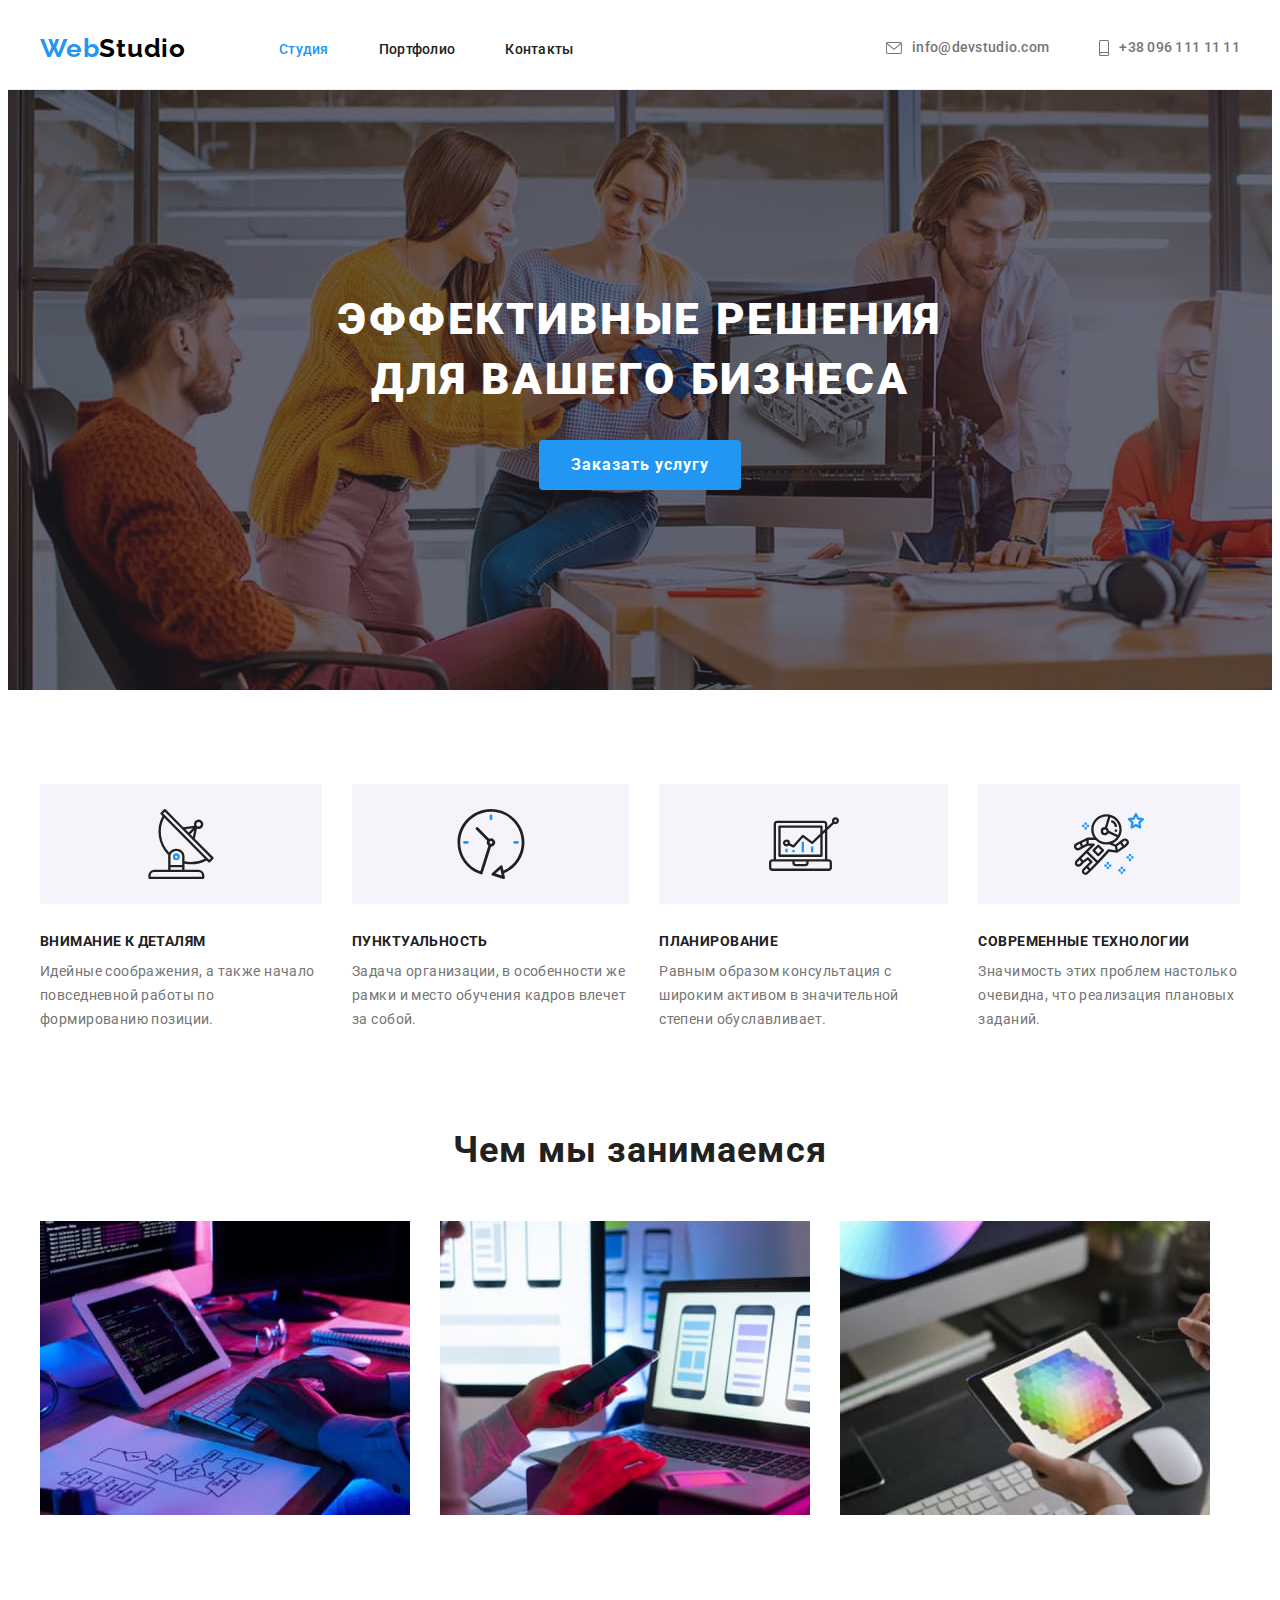
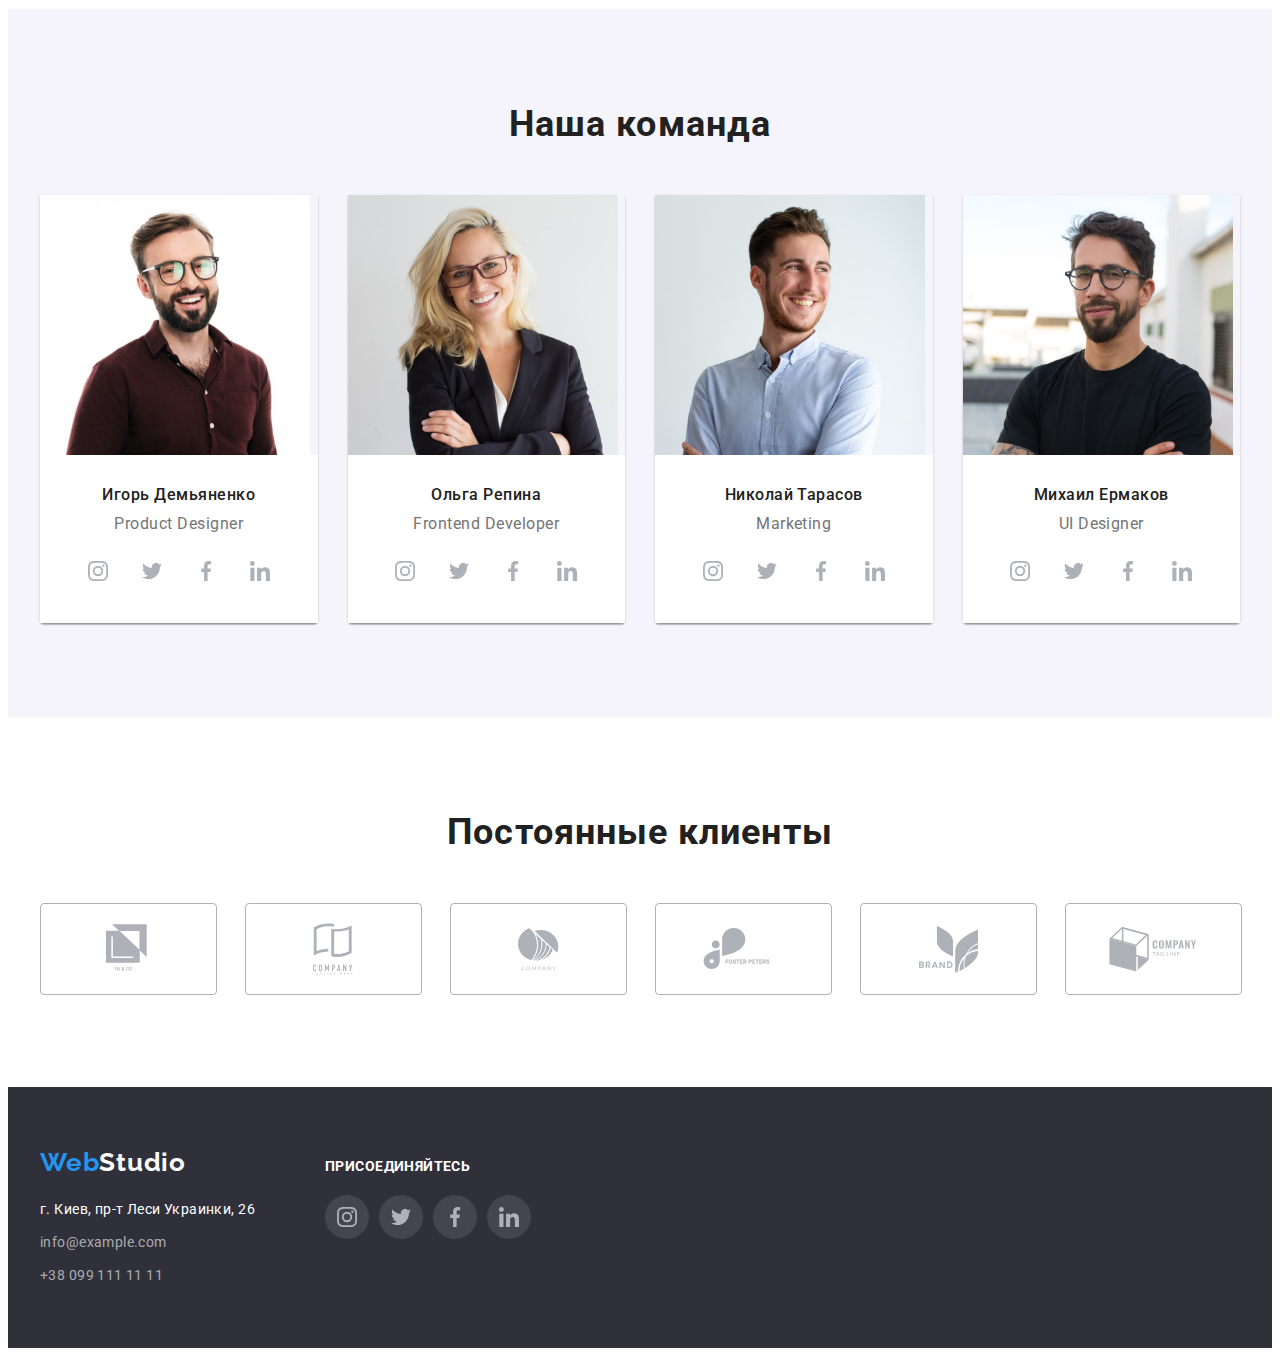
<file: index.html>
<!DOCTYPE html>
<html lang="ru">
<head>
    <meta charset="UTF-8">
    <meta name="viewport" content="width=device-width, initial-scale=1.0">
    <link rel="preconnect" href="https://fonts.gstatic.com">
    <link href="https://fonts.googleapis.com/css2?family=Raleway:wght@700&family=Roboto:wght@400;500;700;900&display=swap"
        rel="stylesheet">
<link rel="stylesheet" href="https://cdnjs.cloudflare.com/ajax/libs/modern-normalize/1.0.0/modern-normalize.min.css"
    integrity="sha512-ISS7cAi1PEhQ8jnbJpJZMd29NlhNj4AWYyLOSp2CE/CsHxTCu+r+t0D2yoJudVrd0/8fTVPUVDzY5Tvli75u/g=="
    crossorigin="anonymous" />
    <link rel="stylesheet" href="./css/style.css">
    <title>Веб Студия</title>
</head>
<body>
    <header class="header">
        <div class="container">
            <nav class="menu">
                <a class="logo link" href="" lang="en">
                    <span class="part-of-logo">Web</span>Studio
                </a>
                <ul class="menu-list list">
                    <li class="menu-item">
                        <a class="menu-link link current" href="">Студия</a>
                    </li>
                    <li class="menu-item">
                        <a class="menu-link link" href="portfolio.html">Портфолио</a>
                    </li>
                    <li class="menu-item">
                        <a class="menu-link link" href="">Контакты</a>
                    </li>
                </ul>
            </nav>
            <ul class="contacts list">
                <li class="contacts-item icon-envelope">
                    <a class="contacts-link link" href="mailto:info@devstudio.com">
                        <svg class="icon" width="16px" height="12px">
                            <use href="./images/icons.svg#icon-envelope"></use>
                        </svg>
                    info@devstudio.com</a>
                </li>
                <li class="contacts-item icon-smartphone">
                    <a class="contacts-link link" href="tel:+380961111111">
                        <svg class="icon" width="10px" height="16px">
                            <use href="./images/icons.svg#icon-smartphone"></use>
                        </svg>
                        +38 096 111 11 11
                    </a>
                </li>
            </ul>
        </div>
    </header>
    <main>
        <!-- HERO -->
        <section class="hero">
            <div class="hero-bg-image">
                <div class="container hero-wrapper">
                    <h1 class="hero-title">Эффективные решения для вашего бизнеса</h1>
                    <button class="hero-btn" type="button">Заказать услугу</button>
                </div>
            </div>
        </section>
        
        <!--ADVANTAGES-->
        <section class="advantages section">
            <div class="container">
                <h2 hidden>Наши преимущества</h2>
                <ul class="advantages-lists list">
                    <li class="advantages-item icon-antenna">
                        <h3 class="advantages-title">Внимание к деталям</h3>
                        <p class="description">Идейные соображения, а также начало повседневной работы по формированию позиции.</p>
                    </li>
                    <li class="advantages-item icon-clock">
                        <h3 class="advantages-title">Пунктуальность</h3>
                        <p class="description">Задача организации, в особенности же рамки и место обучения кадров влечет за собой.
                        </p>
                    </li>
                    <li class="advantages-item icon-diagram">
                        <h3 class="advantages-title">Планирование</h3>
                        <p class="description">Равным образом консультация с широким активом в значительной степени обуславливает.
                        </p>
                    </li>
                    <li class="advantages-item icon-astronaut">
                        <h3 class="advantages-title">Современные технологии</h3>
                        <p class="description">Значимость этих проблем настолько очевидна, что реализация плановых заданий.</p>
                    </li>
                </ul>
            </div>
        </section>
        
    
                <!--OUR-JOBS-->
        <section class="our-jobs section">
            <div class="container">
                <h2 class="secondary-title">Чем мы занимаемся</h2>
                <ul class="our-jobs-lists list">
                    <li class="our-jobs-item"><img src="./images/our-jobs/our-job-1.jpg" alt="Сотрудник набирает алгоритм"
                            width="370" height="294"></li>
                    <li class="our-jobs-item"><img src="./images/our-jobs/our-job-2.jpg" alt="Сотридник работат с телефоном"
                            width="370" height="294"></li>
                    <li class="our-jobs-item"><img src="./images/our-jobs/our-job-3.jpg" alt="Сотрудник работает на планшете"
                            width="370" height="294"></li>
                </ul>
            </div>
        </section>
        
        <!--TEAM-->
        <section class="team section">
            <div class="container">
                <h2 class="secondary-title">Наша команда</h2>
                <ul class="team-lists list">
                    <li class="team-item">
                        <img src="./images/team/ihor.jpg" alt="Фотография Игоря Демьяненко" width="270" height="260">
                        <div class="team-item-wrapper">
                            <h3 class="team-title">Игорь Демьяненко</h3>
                            <p class="team-description" lang="en">Product Designer</p>
                            <ul class="social-list list">
                                <li class="social-item">
                                    <a class="social-link">
                                        <svg class="icon-social">
                                            <use href="./images/icons.svg#icon-instagram"></use>
                                        </svg>
                                    </a>
                                </li>
                                <li class="social-item">
                                    <a class="social-link">
                                        <svg class="icon-social">
                                            <use href="./images/icons.svg#icon-twitter"></use>
                                        </svg>
                                    </a>
                                </li>
                                <li class="social-item">
                                    <a class="social-link">
                                        <svg class="icon-social">
                                            <use href="./images/icons.svg#icon-facebook"></use>
                                        </svg>
                                    </a>
                                </li>
                                <li class="social-item">
                                    <a class="social-link">
                                        <svg class="icon-social">
                                            <use href="./images/icons.svg#icon-linkedin"></use>
                                        </svg>
                                    </a>
                                </li>
                            </ul>
                        </div>
                    </li>
                    <li class="team-item">
                        <img src="./images/team/olga.jpg" alt="Фотография Ольги Репиной" width="270" height="260">
                        <div class="team-item-wrapper">
                            <h3 class="team-title">Ольга Репина</h3>
                            <p class="team-description" lang="en">Frontend Developer</p>
                            <ul class="social-list list">
                                <li class="social-item">
                                    <a class="social-link">
                                        <svg class="icon-social">
                                            <use href="./images/icons.svg#icon-instagram"></use>
                                        </svg>
                                    </a>
                                </li>
                                <li class="social-item">
                                    <a class="social-link">
                                        <svg class="icon-social">
                                            <use href="./images/icons.svg#icon-twitter"></use>
                                        </svg>
                                    </a>
                                </li>
                                    <li class="social-item">
                                        <a class="social-link">
                                            <svg class="icon-social">
                                                <use href="./images/icons.svg#icon-facebook"></use>
                                            </svg>
                                        </a>
                                    </li>
                                    <li class="social-item">
                                        <a class="social-link">
                                            <svg class="icon-social">
                                                <use href="./images/icons.svg#icon-linkedin"></use>
                                            </svg>
                                        </a>
                                    </li>
                                </ul>
                        </div>
                    </li>
                    <li class="team-item">
                        <img src="./images/team/nikolay.jpg" alt="Фотография Николая Тарасова" width="270" height="260">
                        <div class="team-item-wrapper">
                            <h3 class="team-title">Николай Тарасов</h3>
                            <p class="team-description" lang="en">Marketing</p>
                            <ul class="social-list list">
                            
                                <li class="social-item">
                                    <a class="social-link">
                                        <svg class="icon-social">
                                            <use href="./images/icons.svg#icon-instagram"></use>
                                        </svg>
                                    </a>
                                </li>
                                <li class="social-item">
                                    <a class="social-link">
                                        <svg class="icon-social">
                                            <use href="./images/icons.svg#icon-twitter"></use>
                                        </svg>
                                    </a>
                                </li>
                                <li class="social-item">
                                    <a class="social-link">
                                        <svg class="icon-social">
                                            <use href="./images/icons.svg#icon-facebook"></use>
                                        </svg>
                                    </a>
                                </li>
                                <li class="social-item">
                                    <a class="social-link">
                                        <svg class="icon-social">
                                            <use href="./images/icons.svg#icon-linkedin"></use>
                                        </svg>
                                    </a>
                                </li>
                            </ul>
                        </div>
                    </li>
                    <li class="team-item">
                        <img src="./images/team/michael.jpg" alt="Фотография Михаила Ермакова" width="270" height="260">
                        <div class="team-item-wrapper">
                            <h3 class="team-title">Михаил Ермаков</h3>
                            <p class="team-description" lang="en">UI Designer</p>

                            <ul class="social-list list">
                            
                                <li class="social-item">
                                    <a class="social-link">
                                        <svg class="icon-social">
                                            <use href="./images/icons.svg#icon-instagram"></use>
                                        </svg>
                                    </a>
                                </li>
                                <li class="social-item">
                                    <a class="social-link">
                                        <svg class="icon-social">
                                            <use href="./images/icons.svg#icon-twitter"></use>
                                        </svg>
                                    </a>
                                </li>
                                <li class="social-item">
                                    <a class="social-link">
                                        <svg class="icon-social">
                                            <use href="./images/icons.svg#icon-facebook"></use>
                                        </svg>
                                    </a>
                                </li>
                                <li class="social-item">
                                    <a class="social-link">
                                        <svg class="icon-social">
                                            <use href="./images/icons.svg#icon-linkedin"></use>
                                        </svg>
                                    </a>
                                </li>
                            </ul>

                            
                        </div>
                    </li>
                </ul>
            </div>
        </section>

        <!-- CLIENTS -->
        <section class="clients section">
            <div class="container">
                <h2 class="secondary-title">Постоянные клиенты</h2>
                <ul class="clients-list list">
                    <li class="clients-item">
                        <a class="clients-link" href="">
                            <svg class="icon-client" width="45px" height="50px">
                                <use href="./images/icons.svg#icon-logo-1"></use>        
                            </svg>
                        </a>
                    </li>
                    <li class="clients-item">
                        <a class="clients-link" href="">
                            <svg class="icon-client" width="40px" height="52px">
                                <use href="./images/icons.svg#icon-logo-2"></use>
                            </svg>
                        </a>
                    </li>
                    <li class="clients-item">
                        <a class="clients-link" href="">
                            <svg class="icon-client" width="41px" height="43px">
                                <use href="./images/icons.svg#icon-logo-3"></use>
                            </svg>
                        </a>
                    </li>
                    <li class="clients-item">
                        <a class="clients-link" href="">
                            <svg class="icon-client" width="80px" height="42px">
                                <use href="./images/icons.svg#icon-logo-4"></use>
                            </svg>
                        </a>
                    </li>
                    <li class="clients-item">
                        <a class="clients-link" href="">
                            <svg class="icon-client" width="59px" height="47px">
                                <use href="./images/icons.svg#icon-logo-5"></use>
                            </svg>
                        </a>
                    </li>
                    <li class="clients-item">
                        <a class="clients-link" href="">
                            <svg class="icon-client" width="88px" height="45px">
                                <use href="./images/icons.svg#icon-logo-6"></use>
                            </svg>
                        </a>
                    <li>
                </ul>
            </div>
        </section>
    </main>
        <footer class="footer">
            <div class="container">
                <div class="footer-wrapper">
                    <a class="logo logo-light link" href="" lang="en"><span class="part-of-logo"> Web</span>Studio</a>
                    <address class="footer-contacts">
                        <a class="footer-contacts-link post-address link" href="https://goo.gl/maps/5StuZFjD3mBW3Ez69" target="_blank"
                        rel="noopener noreferrer">г. Киев, пр-т Леси Украинки, 26</a>
                        <a class="footer-contacts-link link" href="mailto:info@example.com">info@example.com</a>
                        <a class="footer-contacts-link link" href="tel:+380991111111">+38 099 111 11 11</a>
                    </address>
                </div>
                <div class="footer-social-links">
                    <p class="footer-description">Присоединяйтесь</p>
                    <ul class="social-list list">
                        <li class="social-item">
                            <a class="social-link">
                                <svg class="icon-social">
                                    <use href="./images/icons.svg#icon-instagram"></use>
                                </svg>
                            </a>
                        </li>
                        <li class="social-item">
                            <a class="social-link">
                                <svg class="icon-social">
                                    <use href="./images/icons.svg#icon-twitter"></use>
                                </svg>
                            </a>
                        </li>
                        <li class="social-item">
                            <a class="social-link">
                                <svg class="icon-social">
                                    <use href="./images/icons.svg#icon-facebook"></use>
                                </svg>
                            </a>
                        </li>
                        <li class="social-item">
                            <a class="social-link">
                                <svg class="icon-social">
                                    <use href="./images/icons.svg#icon-linkedin"></use>
                                </svg>
                            </a>
                        </li>
                    </ul>
                </div>
            </div>
        </footer>
</body>
</html>
</file>
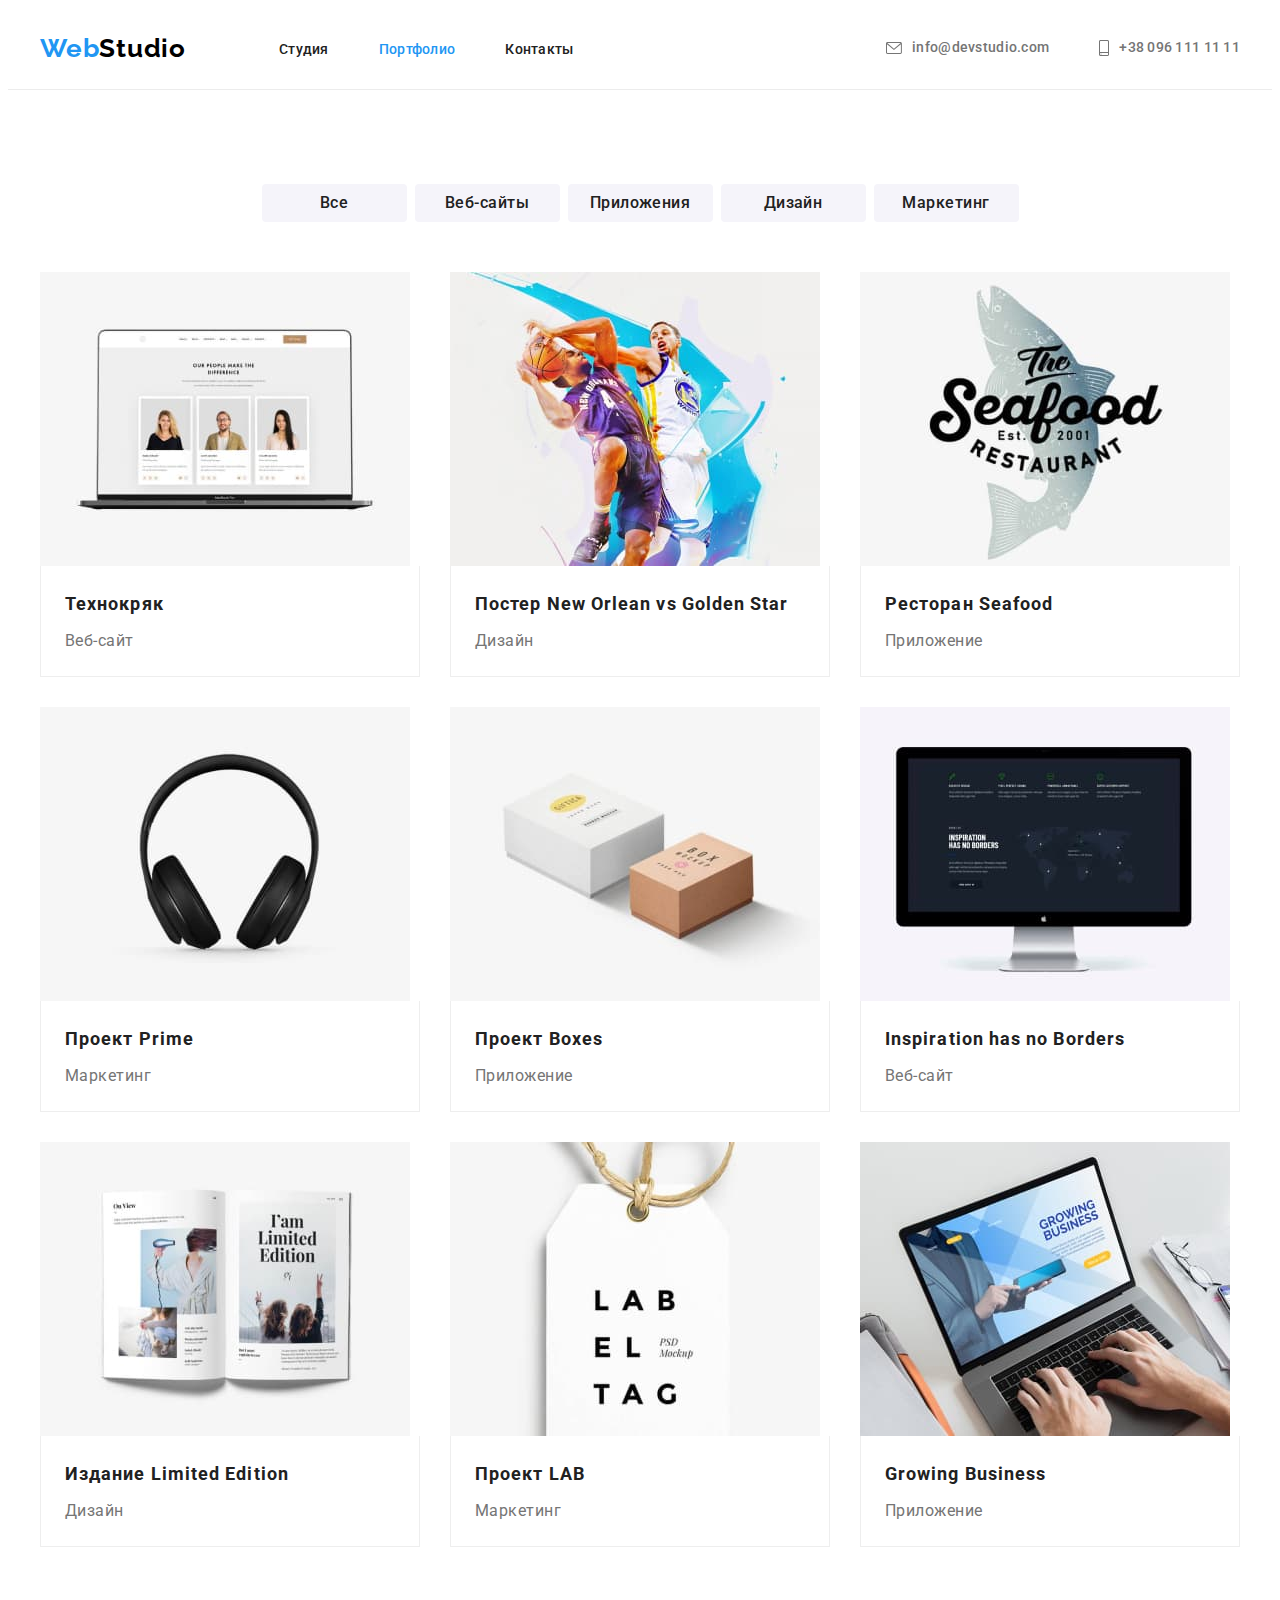
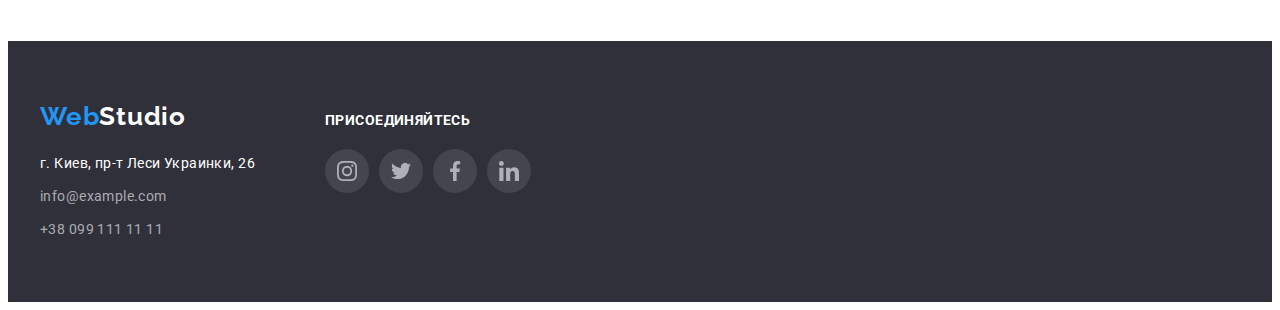
<file: portfolio.html>
<!DOCTYPE html>
<html lang="ru">

<head>
    <meta charset="UTF-8">
    <meta name="viewport" content="width=device-width, initial-scale=1.0">
    <title>Веб Студия</title>
    <link rel="preconnect" href="https://fonts.gstatic.com">
    <link href="https://fonts.googleapis.com/css2?family=Raleway:wght@700&family=Roboto:wght@400;500;700;900&display=swap"
        rel="stylesheet">
    <link rel="stylesheet" href="https://cdnjs.cloudflare.com/ajax/libs/modern-normalize/1.0.0/modern-normalize.min.css"
        integrity="sha512-ISS7cAi1PEhQ8jnbJpJZMd29NlhNj4AWYyLOSp2CE/CsHxTCu+r+t0D2yoJudVrd0/8fTVPUVDzY5Tvli75u/g=="
        crossorigin="anonymous" />
        <link rel="stylesheet" href="./css/style.css">
</head>
<body>
        <header class="header">
            <div class="container">
                <nav class="menu">
                    <a class="logo link" href="" lang="en">
                        <span class="part-of-logo">Web</span>Studio
                    </a>
                    <ul class="menu-list list">
                        <li class="menu-item">
                            <a class="menu-link link " href="index.html">Студия</a>
                        </li>
                        <li class="menu-item">
                            <a class="menu-link link current" href="">Портфолио</a>
                        </li>
                        <li class="menu-item">
                            <a class="menu-link link" href="">Контакты</a>
                        </li>
                    </ul>
                </nav>
                <ul class="contacts list">
                    <li class="contacts-item icon-envelope">
                        <a class="contacts-link link" href="mailto:info@devstudio.com">
                            <svg class="icon" width="16px" height="12px">
                                <use href="./images/icons.svg#icon-envelope"></use>
                            </svg>
                            info@devstudio.com</a>
                    </li>
                    <li class="contacts-item icon-smartphone">
                        <a class="contacts-link link" href="tel:+380961111111">
                            <svg class="icon" width="10px" height="16px">
                                <use href="./images/icons.svg#icon-smartphone"></use>
                            </svg>
                            +38 096 111 11 11
                        </a>
                    </li>
                </ul>
            </div>
        </header>
    <main>
        <!-- PORTFOLIO + FILTER -->
    <section class="portfolio-section section">
        <div class="container">
            <h1 hidden>Портфолио</h1>
            <ul class="filter-list list">
                <li class="filter-list-item">
                    <button class="portfolio-btn" type="button">Все</button>
                </li>
                <li class="filter-list-item">
                    <button class="portfolio-btn" type="button">Веб-сайты</button>
                </li>
                <li class="filter-list-item">
                    <button class="portfolio-btn" type="button">Приложения</button>
                </li>
                <li class="filter-list-item">
                    <button class="portfolio-btn" type="button">Дизайн</button>
                </li>
                <li class="filter-list-item">
                    <button class="portfolio-btn" type="button">Маркетинг</button>
                </li>
            </ul>
            <ul class="portfolio-list list">
                <li class="portfolio-item">
                    <a class="portfolio-link">
                        <img src="./images/portfolio/techno.jpg" alt="Фотографии сотрудников компании" width="370" height="294">
                    <div class="portfolio-item-wrapper">
                        <h2 class="portfolio-item-title">Технокряк</h2>
                        <p class="portfolio-item-text">Веб-сайт</p>
                    </div>
                    </a>
                </li>
                <li class="portfolio-item">
                    <a class="portfolio-link">
                        <img src="./images/portfolio/new-orlean.jpg" alt="Два баскетболиста с мячом" width="370" height="294">
                    <div class="portfolio-item-wrapper">
                        <h2 class="portfolio-item-title">Постер New Orlean vs Golden Star</h2>
                        <p class="portfolio-item-text">Дизайн</p>
                    </div>
                    </a>
                </li>
                <li class="portfolio-item">
                    <a class="portfolio-link">
                        <img src="./images/portfolio/seafood.jpg" alt="Надпись с названием ресторана" width="370" height="294">
                    <div class="portfolio-item-wrapper">
                        <h2 class="portfolio-item-title">Ресторан Seafood</h2>
                        <p class="portfolio-item-text">Приложение</p>
                    </div>
                    </a>
                </li>
                <li class="portfolio-item">
                    <a class="portfolio-link">
                        <img src="./images/portfolio/prime.jpg" alt="Студийные наушники" width="370" height="294">
                    <div class="portfolio-item-wrapper">
                        <h2 class="portfolio-item-title">Проект Prime</h2>
                        <p class="portfolio-item-text">Маркетинг</p>
                    </div>
                    </a>
                </li>
                <li class="portfolio-item">
                    <a class="portfolio-link">
                        <img src="./images/portfolio/boxes.jpg" alt="Две коробочки" width="370" height="294">
                    <div class="portfolio-item-wrapper">
                        <h2 class="portfolio-item-title">Проект Boxes</h2>
                        <p class="portfolio-item-text">Приложение</p>
                    </div>
                    </a>
                </li>
                <li class="portfolio-item">
                    <a class="portfolio-link">
                        <img src="./images/portfolio/inspiration.jpg" alt="Компьютерный монитор" width="370" height="294">
                    <div class="portfolio-item-wrapper">
                        <h2 class="portfolio-item-title">Inspiration has no Borders</h2>
                        <p class="portfolio-item-text">Веб-сайт</p>
                    </div>
                    </a>
                </li>
                <li class="portfolio-item">
                    <a class="portfolio-link">
                        <img src="./images/portfolio/limited-edition.jpg" alt="Развернутая книга" width="370" height="294">
                    <div class="portfolio-item-wrapper">
                        <h2 class="portfolio-item-title">Издание Limited Edition</h2>
                        <p class="portfolio-item-text">Дизайн</p>
                    </div>
                    </a>
                </li>
                <li class="portfolio-item">
                    <a class="portfolio-link">
                        <img src="./images/portfolio/lab.jpg" alt="Бирка с названием компании" width="370" height="294">
                    <div class="portfolio-item-wrapper">
                        <h2 class="portfolio-item-title">Проект LAB</h2>
                        <p class="portfolio-item-text">Маркетинг</p>
                    </div>
                    </a>
                </li>
                <li class="portfolio-item">
                    <a class="portfolio-link">
                        <img src="./images/portfolio/growing-business.jpg" alt="Человек работает на ноутбуке" width="370"
                        height="294">
                    <div class="portfolio-item-wrapper">
                        <h2 class="portfolio-item-title">Growing Business</h2>
                        <p class="portfolio-item-text">Приложение</p>
                    </div>
                    </a>
                </li>
            </ul>
        </div>
    </section>
       
    </main>
            <footer class="footer">
                <div class="container">
                    <div class="footer-wrapper">
                        <a class="logo logo-light link" href="" lang="en"><span class="part-of-logo"> Web</span>Studio</a>
                        <address class="footer-contacts">
                            <a class="footer-contacts-link post-address link" href="https://goo.gl/maps/5StuZFjD3mBW3Ez69"
                                target="_blank" rel="noopener noreferrer">г. Киев, пр-т Леси Украинки, 26</a>
                            <a class="footer-contacts-link link" href="mailto:info@example.com">info@example.com</a>
                            <a class="footer-contacts-link link" href="tel:+380991111111">+38 099 111 11 11</a>
                        </address>
                    </div>
                    <div class="footer-social-links">
                        <p class="footer-description">Присоединяйтесь</p>
                        <ul class="social-list list">
                            <li class="social-item">
                                <a class="social-link">
                                    <svg class="icon-social">
                                        <use href="./images/icons.svg#icon-instagram"></use>
                                    </svg>
                                </a>
                            </li>
                            <li class="social-item">
                                <a class="social-link">
                                    <svg class="icon-social">
                                        <use href="./images/icons.svg#icon-twitter"></use>
                                    </svg>
                                </a>
                            </li>
                            <li class="social-item">
                                <a class="social-link">
                                    <svg class="icon-social">
                                        <use href="./images/icons.svg#icon-facebook"></use>
                                    </svg>
                                </a>
                            </li>
                            <li class="social-item">
                                <a class="social-link">
                                    <svg class="icon-social">
                                        <use href="./images/icons.svg#icon-linkedin"></use>
                                    </svg>
                                </a>
                            </li>
                        </ul>
                    </div>
                </div>
            </footer>
</body>

</html>
</file>
<file: css/style.css>
:root {
  --main-font: "Roboto", sans-serif;
  --secondary-font: "Raleway", sans-serif;
  --accent-color: #2196f3;
  --main-color: #212121;
  --secondary-color: #757575;
  --bg-color: #2f303a;
  --bg-color2: #f5f4fa;
  --bg-social-icon: rgba(255, 255, 255, 0.1);
  --button-font: #f5f4fa;
  --portfolio-border-color: #eeeeee;
  --logo-black-color: #000000;
  --hero-text-color: #ffffff;
  --footer-contacts-color: rgba(255, 255, 255, 0.6);
  --section-padding: 94px;
  --header-border-color: #ececec;
  --clients-border-color: #afb1b8;
}

h1,
h2,
h3,
h4,
h5,
h6,
p {
  margin: 0;
}

img {
  display: block;
}

.container {
  padding-left: 15px;
  padding-right: 15px;
  width: 1200px;
  margin: 0 auto;
}

/* ==================COMPONENTS================== */
.menu-link.current {
  color: var(--accent-color);
}

.section {
  padding-top: var(--section-padding);
  padding-bottom: var(--section-padding);
}

.icon {
  margin-right: 10px;
}

/* ==================END COMPONENTS================== */
.link {
  text-decoration: none;
}

.list {
  list-style: none;
  margin: 0;
  padding: 0;
}

.address {
  font-style: normal;
}

body {
  font-family: var(--main-font);
  color: var(--main-color);
}

.logo {
  font-family: var(--secondary-font);
  font-weight: 700;
  font-size: 26px;
  line-height: 1.19;
  letter-spacing: 0.03em;
  color: var(--logo-black-color);
}

.part-of-logo {
  color: var(--accent-color);
}

/*============== HEADER =============*/
.header {
  border-bottom: 1px solid var(--header-border-color);
}

.menu {
  display: flex;
  align-items: center;
  margin-right: auto;
}

.header .container {
  display: flex;
  align-items: center;
}

.menu .logo {
  margin-right: 93px;
  padding-top: 25px;
  padding-bottom: 25px;
}

.menu-list {
  display: flex;
}

.menu-list .menu-item:not(:last-child) {
  margin-right: 50px;
}

.menu-link {
  padding-top: 32px;
  padding-bottom: 32px;

  font-weight: 500;
  font-size: 14px;
  line-height: 1.14;
  letter-spacing: 0.02em;
  color: var(--main-color);
}

.menu-link:hover,
.menu-link:focus {
  color: var(--accent-color);
}

.contacts {
  display: flex;
}

.contacts .contacts-item:not(:last-child) {
  margin-right: 50px;
}

.contacts-link {
  padding-top: 32px;
  padding-bottom: 32px;

  font-weight: 500;
  font-size: 14px;
  line-height: 1.14;
  letter-spacing: 0.02em;
  color: var(--secondary-color);
}

.contacts-link:hover,
.contacts-link:focus {
  color: var(--accent-color);
}

.icon-envelope {
  display: flex;
  align-items: center;
  fill: var(--secondary-color);
}

.contacts-link {
  display: flex;
  align-items: center;
  fill: var(--secondary-color);
}

.contacts-item:hover .icon,
.contacts-item:focus .icon {
  fill: var(--accent-color);
}
/*============= END HEADER ===============/

/*================== HERO =============*/
.hero-bg-image {
  max-width: 1600px;
  height: 600px;
  margin-right: auto;
  margin-left: auto;
  background-color: var(--bg-color);
  background-image: linear-gradient(
      to right,
      rgba(47, 48, 58, 0.4),
      rgba(47, 48, 58, 0.4)
    ),
    url(../images/hero/hero-bg-image.jpg);
}

.hero-wrapper {
  padding-top: 200px;
  padding-bottom: 200px;
  text-align: center;
}

.hero-title {
  max-width: 696px;
  margin-bottom: 30px;
  margin-right: auto;
  margin-left: auto;

  font-weight: 900;
  font-size: 44px;
  line-height: 1.36;
  text-align: center;
  letter-spacing: 0.06em;
  text-transform: uppercase;
  color: var(--hero-text-color);
}

.hero-btn {
  min-width: 200px;
  padding: 10px 32px;
  border-width: 0;
  border-radius: 4px;

  font-family: inherit;
  font-weight: 700;
  font-size: 16px;
  line-height: 1.88;
  text-align: center;
  letter-spacing: 0.06em;
  color: var(--hero-text-color);
  background-color: var(--accent-color);
  cursor: pointer;
}
/*=============== END HERO ===============*/

/*================ ADVANTAGES =================*/
.advantages {
  padding-bottom: calc(var(--section-padding) / 2);
}

.advantages-lists {
  display: flex;
}

.advantages-item {
  width: calc((100%-90px) / 4);
}

.advantages-item::before {
  content: "";
  display: block;
  height: 120px;
  margin-bottom: 30px;
  background-color: var(--button-font);
  background-repeat: no-repeat;
  background-position: center;
}

.icon-antenna::before {
  background-image: url("../images/advantages/antenna.svg");
}

.icon-clock::before {
  background-image: url("../images/advantages/clock.svg");
}

.icon-diagram::before {
  background-image: url("../images/advantages/diagram.svg");
}

.icon-astronaut::before {
  background-image: url("../images/advantages/astronaut.svg");
}

.advantages-item:not(:nth-child(4n)) {
  margin-right: 30px;
}

.advantages-title {
  margin-bottom: 10px;

  font-weight: 700;
  font-size: 14px;
  line-height: 1.14;
  letter-spacing: 0.03em;
  text-transform: uppercase;
}

.description {
  min-height: 75px;
  margin-bottom: 0;
  font-size: 14px;
  line-height: 1.71;
  letter-spacing: 0.03em;
  color: var(--secondary-color);
}
/*============== END ADVANTAGES =============*/

/*============== OUR-JOBS ===============*/
.our-jobs {
  padding-top: calc(var(--section-padding) / 2);
}

.our-jobs-lists {
  display: flex;
  flex-wrap: wrap;
}

.our-jobs-item:not(:nth-child(3n)) {
  margin-right: 30px;
}
/*============== END OUR-JOBS ============*/

/*================== TEAM ================*/
.team {
  background-color: var(--bg-color2);
}

.secondary-title {
  margin-bottom: 50px;

  font-weight: 700;
  font-size: 36px;
  line-height: 1.17;
  text-align: center;
  letter-spacing: 0.03em;
}

.team-title {
  margin-bottom: 10px;

  font-weight: 500;
  font-size: 16px;
  line-height: 1.19;
  text-align: center;
  letter-spacing: 0.03em;
}

.team-lists {
  display: flex;
}

.team-item {
  width: calc((100% - 90px) / 4);
  box-shadow: 0px 1px 3px rgba(0, 0, 0, 0.12), 0px 1px 1px rgba(0, 0, 0, 0.14),
    0px 2px 1px rgba(0, 0, 0, 0.2);
  border-radius: 0px 0px 4px 4px;
}

.team-item:not(:nth-child(4n)) {
  margin-right: 30px;
}

.team-item-wrapper {
  padding: 30px 15px;
  background-color: var(--hero-text-color);
}

.team-description {
  margin-bottom: 16px;

  font-size: 16px;
  line-height: 1.19;
  text-align: center;
  letter-spacing: 0.03em;
  color: var(--secondary-color);
}

.icon-social {
  width: 20px;
  height: 20px;
  fill: var(--clients-border-color);
}

.social-list {
  display: flex;
  justify-content: space-between;
  width: 206px;
  margin-right: auto;
  margin-left: auto;
}

.social-item {
  width: 44px;
  height: 44px;
}

.social-link {
  display: flex;
  justify-content: center;
  align-items: center;
  width: 100%;
  height: 100%;
  background-color: var(--bg-social-icon);
  border-radius: 50%;
}

.social-link:hover .icon-social {
  fill: var(--hero-text-color);
}

.social-link:hover {
  background-color: var(--accent-color);
}

/*============== END TEAM =============*/

/*============== CLIENTS =============*/
.clients-list {
  display: flex;
}

.clients-item {
  flex-basis: calc((100% - 150px) / 6);
  min-height: 90px;
  /* padding-top: 20px;
  padding-bottom: 20px; */
}

.clients-link:hover,
.clients-link:focus {
  border-color: var(--accent-color);
  color: var(--accent-color);
}

.icon-client {
  fill: currentColor;
}

.clients-item:not(:nth-child(6n)) {
  margin-right: 30px;
}

.clients-link {
  display: inline-flex;
  justify-content: center;
  align-items: center;
  width: 100%;
  height: 100%;
  border: 1px solid var(--clients-border-color);
  border-radius: 4px;
  color: var(--clients-border-color);
}

/*============== END CLIENTS ===============*/

/*============== FOOTER =================*/
.logo-light {
  color: var(--hero-text-color);
}

.footer {
  padding-top: 60px;
  padding-bottom: 60px;
  background-color: var(--bg-color);
}

.footer .logo {
  display: inline-block;
  margin-bottom: 20px;
}

.footer-contacts-link {
  display: block;
}

.footer-contacts-link {
  font-style: normal;
  font-size: 14px;
  line-height: 1.71;
  letter-spacing: 0.03em;
  color: var(--footer-contacts-color);
}

.footer-contacts-link:not(:last-child) {
  margin-bottom: 9px;
}

.footer-contacts-link:hover,
.footer-contacts-link:focus {
  color: var(--accent-color);
}

.footer .container {
  display: flex;
  align-items: baseline;
}

.footer-wrapper {
  margin-right: 70px;
}

.footer-description {
  margin-bottom: 20px;

  font-family: var(--main-font);
  font-weight: 700;
  font-size: 14px;
  line-height: 1.14;
  letter-spacing: 0.03em;
  text-transform: uppercase;
  color: var(--hero-text-color);
}
/*============== END FOOTER ==============*/

/* =================PORTFOLIO-HEADER================= */
.portfolio-header {
  margin-bottom: 50px;
}
/* =================END PORTFOLIO-HEADER================= */

/* =================PORTFOLIO================= */
.filter-list {
  display: flex;
  justify-content: center;
  margin-bottom: 50px;
}

.filter-list-item:not(:last-child) {
  margin-right: 8px;
}

.portfolio-btn {
  min-width: 145px;
  padding: 6px 22px;
  border-width: 0;
  border-radius: 4px;

  font-family: var(--main-font);
  font-weight: 500;
  font-size: 16px;
  line-height: 1.63;
  text-align: center;
  letter-spacing: 0.03em;
  color: var(--main-color);
  cursor: pointer;
  background-color: var(--button-font);
}

.portfolio-btn:hover,
.portfolio-btn:focus {
  background: var(--accent-color);
  color: var(--hero-text-color);
  box-shadow: 0px 3px 1px rgba(0, 0, 0, 0.1), 0px 1px 2px rgba(0, 0, 0, 0.08),
    0px 2px 2px rgba(0, 0, 0, 0.12);
}

.portfolio-link {
  display: block;
  width: 100%;
  height: 100%;
}

.portfolio-link:hover,
.portfolio-link:focus {
  box-shadow: 0px 1px 1px rgba(0, 0, 0, 0.12), 0px 4px 4px rgba(0, 0, 0, 0.06),
    1px 4px 6px rgba(0, 0, 0, 0.16);
}

.portfolio-item-title {
  margin-bottom: 4px;

  font-weight: 700;
  font-size: 18px;
  line-height: 2;
  letter-spacing: 0.06em;
}

.portfolio-list {
  display: flex;
  flex-wrap: wrap;
}

.portfolio-item {
  width: calc((100% - 60px) / 3);
}

.portfolio-item:not(:nth-child(3n)) {
  margin-right: 30px;
}

.portfolio-item:not(:nth-last-child(-n + 3)) {
  margin-bottom: 30px;
}

.portfolio-item-wrapper {
  padding: 20px 24px;
  border: 1px solid var(--portfolio-border-color);
  border-top: none;
}

.portfolio-item-text {
  font-size: 16px;
  line-height: 1.88;
  letter-spacing: 0.03em;
  color: var(--secondary-color);
}

.post-address {
  color: var(--hero-text-color);
}

/* =================END PORTFOLIO================= */
</file>
